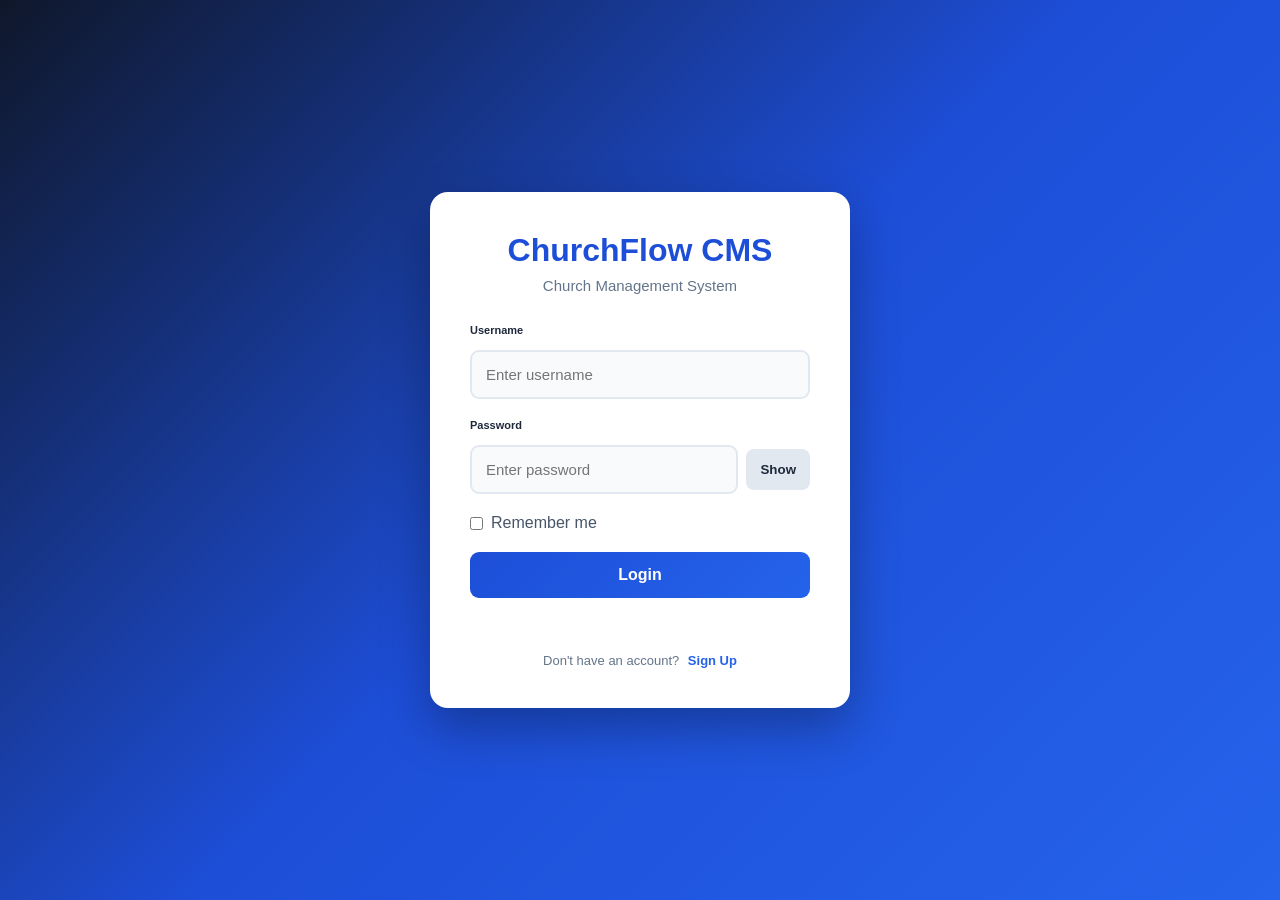
<file: login.html>
<!DOCTYPE html><html lang="en"><head>
    <meta charset="UTF-8"><meta
    name="viewport"
    content="width=device-width, initial-scale=1.0"
>

<title>ChurchFlow CMS - Login</title>

<link
    rel="stylesheet"
    href="style.css"
>

</head><body><div class="login-container">

    <div class="login-card">

        <h1>ChurchFlow CMS</h1>

        <p class="login-subtitle">
            Church Management System
        </p>

        <form id="loginForm">

            <!-- USERNAME -->
            <div class="form-group">

                <label for="username">
                    Username
                </label>

                <input
                    type="text"
                    id="username"
                    placeholder="Enter username"
                    autocomplete="username"
                    required
                >

            </div>


            <!-- PASSWORD -->
            <div class="form-group">

                <label for="password">
                    Password
                </label>

                <div class="password-wrapper">

                    <input
                        type="password"
                        id="password"
                        placeholder="Enter password"
                        autocomplete="current-password"
                        required
                    >

                    <button
                        type="button"
                        id="togglePassword"
                    >
                        Show
                    </button>

                </div>

            </div>


            <!-- REMEMBER ME -->
            <div class="remember-row">

                <label>
                    <input
                        type="checkbox"
                        id="rememberMe"
                    >

                    Remember me
                </label>

            </div>


            <!-- LOGIN BUTTON -->
            <button
                type="submit"
                class="login-button"
            >
                Login
            </button>


            <!-- LOGIN MESSAGE -->
            <p
                id="loginMessage"
                class="login-message"
            ></p>

        </form>


        <!-- SIGN UP -->
        <div class="signup-link">

            <span>
                Don't have an account?
            </span>

            <a href="signup.html">
                Sign Up
            </a>

        </div>

    </div>

</div>


<script src="login.js"></script>

</body></html>
</file>
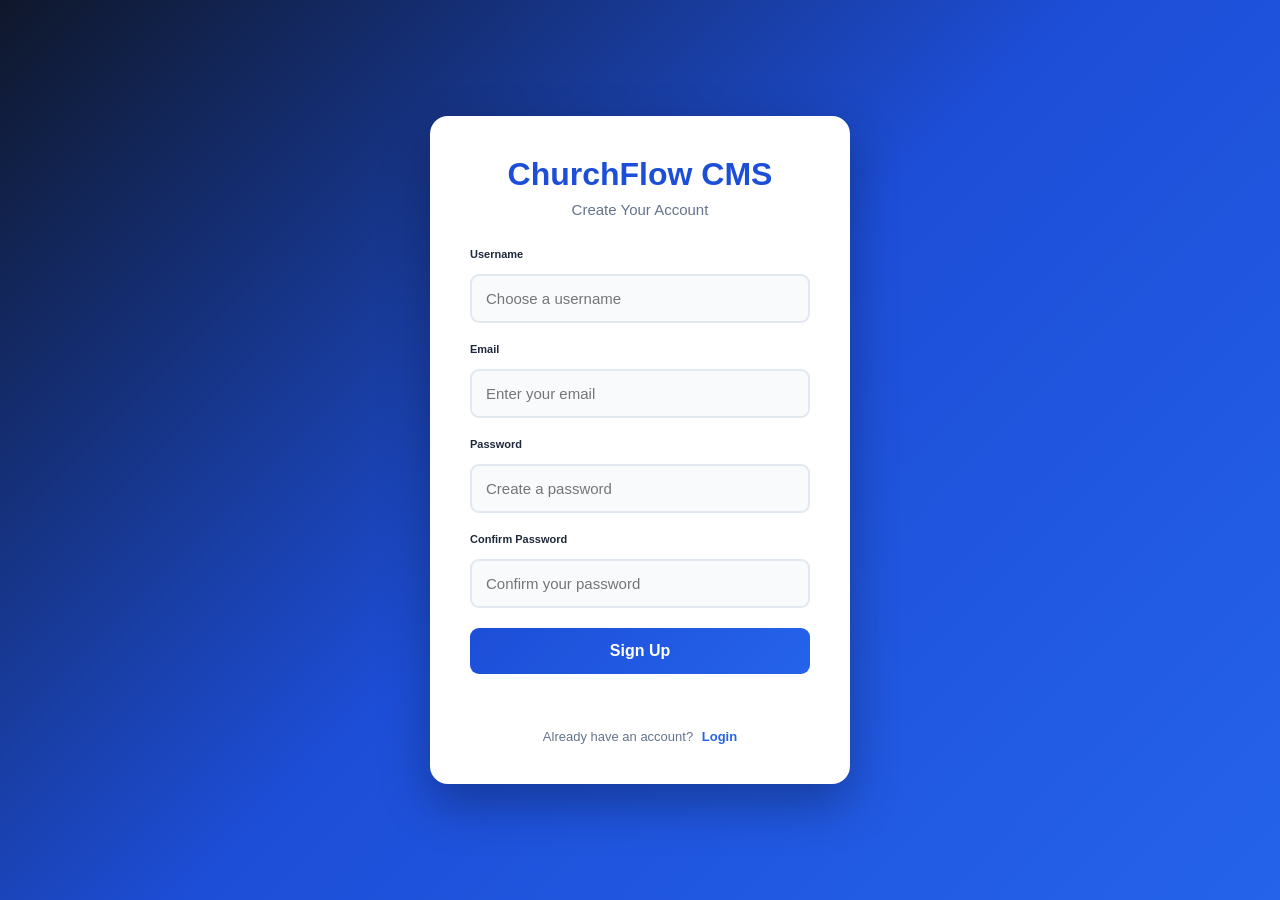
<file: signup.html>
<!DOCTYPE html><html lang="en"><head>
    <meta charset="UTF-8"><meta
    name="viewport"
    content="width=device-width, initial-scale=1.0"
>

<title>ChurchFlow CMS - Sign Up</title>

<link
    rel="stylesheet"
    href="style.css"
>

</head><body><div class="login-container">

    <div class="login-card">

        <h1>ChurchFlow CMS</h1>

        <p class="login-subtitle">
            Create Your Account
        </p>

        <form id="signupForm">

            <div class="form-group">

                <label for="signupUsername">
                    Username
                </label>

                <input
                    type="text"
                    id="signupUsername"
                    placeholder="Choose a username"
                    autocomplete="username"
                    required
                >

            </div>


            <div class="form-group">

                <label for="signupEmail">
                    Email
                </label>

                <input
                    type="email"
                    id="signupEmail"
                    placeholder="Enter your email"
                    autocomplete="email"
                    required
                >

            </div>


            <div class="form-group">

                <label for="signupPassword">
                    Password
                </label>

                <input
                    type="password"
                    id="signupPassword"
                    placeholder="Create a password"
                    autocomplete="new-password"
                    required
                >

            </div>


            <div class="form-group">

                <label for="confirmPassword">
                    Confirm Password
                </label>

                <input
                    type="password"
                    id="confirmPassword"
                    placeholder="Confirm your password"
                    autocomplete="new-password"
                    required
                >

            </div>


            <button
                type="submit"
                class="login-button"
            >
                Sign Up
            </button>


            <p
                id="signupMessage"
                class="login-message"
            ></p>

        </form>


        <div class="signup-link">

            <span>
                Already have an account?
            </span>

            <a href="login.html">
                Login
            </a>

        </div>

    </div>

</div>


<script src="signup.js"></script>

</body></html>
</file>
<file: style.css>
/* ======================================================
   CHURCHFLOW CMS
   COMPLETE MODERN STYLESHEET
====================================================== */

* {
    margin: 0;
    padding: 0;
    box-sizing: border-box;
}


/* ======================================================
   ROOT VARIABLES
====================================================== */

:root {

    --primary: #4f46e5;
    --primary-dark: #3730a3;

    --background: #f5f7fb;

    --white: #ffffff;

    --text: #1f2937;

    --muted: #6b7280;

    --border: #e5e7eb;

    --sidebar: #111827;

    --sidebar-text: #9ca3af;

    --success: #16a34a;

    --danger: #dc2626;

    --warning: #d97706;

    --shadow:
        0 4px 18px rgba(15, 23, 42, 0.06);

}


/* ======================================================
   GLOBAL
====================================================== */

html {
    scroll-behavior: smooth;
}


body {

    font-family:
        Arial,
        Helvetica,
        sans-serif;

    background: var(--background);

    color: var(--text);

    min-height: 100vh;

}


button,
input,
select,
textarea {

    font-family: inherit;

}


button {

    cursor: pointer;

}


/* ======================================================
   APP
====================================================== */

.app {

    min-height: 100vh;

}


/* ======================================================
   SIDEBAR
====================================================== */

.sidebar {

    width: 260px;

    background: var(--sidebar);

    color: white;

    position: fixed;

    left: 0;

    top: 0;

    bottom: 0;

    height: 100vh;

    display: flex;

    flex-direction: column;

    z-index: 1000;

    overflow: hidden;

}


/* ======================================================
   BRAND
====================================================== */

.brand {

    height: 85px;

    min-height: 85px;

    padding: 0 20px;

    display: flex;

    align-items: center;

    gap: 12px;

    border-bottom:
        1px solid rgba(255,255,255,0.08);

    flex-shrink: 0;

}


.brand-icon {

    width: 43px;

    height: 43px;

    min-width: 43px;

    border-radius: 12px;

    display: flex;

    align-items: center;

    justify-content: center;

    background: var(--primary);

    font-size: 20px;

}


.brand-text {

    min-width: 0;

}


.brand-text h2 {

    font-size: 19px;

    margin-bottom: 3px;

}


.brand-text span {

    font-size: 10px;

    color: #9ca3af;

}


/* ======================================================
   MENU TITLE
====================================================== */

.menu-title {

    padding:
        21px
        20px
        9px;

    color: #6b7280;

    font-size: 10px;

    font-weight: bold;

    letter-spacing: 1px;

}


/* ======================================================
   SIDEBAR MENU
====================================================== */

.sidebar-menu {

    padding: 0 11px 15px 11px;

    flex: 1;

    min-height: 0;

    overflow-y: auto;

    overflow-x: hidden;

    scrollbar-width: thin;

    scrollbar-color:
        rgba(255,255,255,0.25)
        transparent;

}


/* Chrome / Edge / Safari scrollbar */

.sidebar-menu::-webkit-scrollbar {

    width: 6px;

}


.sidebar-menu::-webkit-scrollbar-track {

    background: transparent;

}


.sidebar-menu::-webkit-scrollbar-thumb {

    background:
        rgba(255,255,255,0.20);

    border-radius: 10px;

}


.sidebar-menu::-webkit-scrollbar-thumb:hover {

    background:
        rgba(255,255,255,0.35);

}


/* ======================================================
   NAVIGATION ITEMS
====================================================== */

.nav-item {

    width: 100%;

    border: none;

    background: transparent;

    color: var(--sidebar-text);

    display: flex;

    align-items: center;

    gap: 13px;

    padding: 12px 13px;

    margin-bottom: 4px;

    border-radius: 8px;

    font-size: 13px;

    text-align: left;

    transition: 0.2s;

    flex-shrink: 0;

}


.nav-item i {

    width: 20px;

    min-width: 20px;

    text-align: center;

}


.nav-item:hover {

    background:
        rgba(255,255,255,0.07);

    color: white;

}


.nav-item.active {

    background: var(--primary);

    color: white;

}


/* ======================================================
   SIDEBAR BOTTOM
====================================================== */

.sidebar-bottom {

    margin-top: auto;

    padding: 15px 11px;

    border-top:
        1px solid rgba(255,255,255,0.08);

    background: var(--sidebar);

    flex-shrink: 0;

}


/* ======================================================
   LOGOUT BUTTON
====================================================== */

.logout-button {

    width: 100%;

    border: none;

    background: transparent;

    color: #9ca3af;

    padding: 12px 13px;

    display: flex;

    align-items: center;

    gap: 13px;

    border-radius: 8px;

    font-size: 13px;

    text-align: left;

}


.logout-button:hover {

    background:
        rgba(220,38,38,0.12);

    color: #f87171;

}


/* ======================================================
   MAIN
====================================================== */

.main-area {

    margin-left: 260px;

    min-height: 100vh;

}


/* ======================================================
   TOPBAR
====================================================== */

.topbar {

    height: 76px;

    background: white;

    border-bottom:
        1px solid var(--border);

    display: flex;

    align-items: center;

    justify-content: space-between;

    padding: 0 30px;

    position: sticky;

    top: 0;

    z-index: 900;

}


.topbar-left {

    display: flex;

    align-items: center;

    gap: 12px;

}


.topbar-left h3 {

    font-size: 18px;

    margin-bottom: 3px;

}


.topbar-left span {

    color: var(--muted);

    font-size: 11px;

}


.mobile-menu {

    display: none;

    border: none;

    background: transparent;

    font-size: 20px;

}


.topbar-right {

    display: flex;

    align-items: center;

    gap: 20px;

}


.notification-button {

    width: 39px;

    height: 39px;

    border-radius: 50%;

    border: 1px solid var(--border);

    background: white;

    color: var(--muted);

    position: relative;

}


.notification-dot {

    position: absolute;

    width: 7px;

    height: 7px;

    border-radius: 50%;

    background: #ef4444;

    right: 7px;

    top: 7px;

}


.profile {

    display: flex;

    align-items: center;

    gap: 10px;

}


.profile-avatar {

    width: 39px;

    height: 39px;

    border-radius: 50%;

    display: flex;

    align-items: center;

    justify-content: center;

    background: #eef2ff;

    color: var(--primary);

}


.profile-info {

    display: flex;

    flex-direction: column;

    gap: 3px;

}


.profile-info strong {

    font-size: 12px;

}


.profile-info span {

    color: var(--muted);

    font-size: 10px;

    text-transform: capitalize;

}


/* ======================================================
   CONTENT
====================================================== */

.content {

    padding: 30px;

    max-width: 1600px;

    margin: auto;

}


.page {

    display: none;

}


.page.active-page {

    display: block;

}


/* ======================================================
   WELCOME
====================================================== */

.welcome-section {

    display: flex;

    align-items: center;

    justify-content: space-between;

    margin-bottom: 25px;

}


.welcome-small {

    color: var(--primary);

    font-size: 12px;

    font-weight: bold;

    margin-bottom: 5px;

}


.welcome-section h1 {

    font-size: 27px;

    margin-bottom: 6px;

}


.welcome-section > div > p:last-child {

    color: var(--muted);

    font-size: 13px;

}


/* ======================================================
   BUTTONS
====================================================== */

.primary-button {

    border: none;

    background: var(--primary);

    color: white;

    padding: 11px 16px;

    border-radius: 7px;

    display: inline-flex;

    align-items: center;

    justify-content: center;

    gap: 8px;

    font-size: 12px;

    font-weight: bold;

}


.primary-button:hover {

    background: var(--primary-dark);

}


.secondary-button {

    border: 1px solid var(--border);

    background: white;

    color: var(--text);

    padding: 11px 16px;

    border-radius: 7px;

    margin-left: 8px;

    font-size: 12px;

}


.card-action {

    border: none;

    background: #eef2ff;

    color: var(--primary);

    padding: 7px 10px;

    border-radius: 6px;

    font-size: 10px;

    font-weight: bold;

}


/* ======================================================
   STAT CARDS
====================================================== */

.stats-grid {

    display: grid;

    grid-template-columns:
        repeat(4, 1fr);

    gap: 17px;

    margin-bottom: 21px;

}


.stat-card {

    background: white;

    border: 1px solid var(--border);

    border-radius: 12px;

    padding: 19px;

    display: flex;

    align-items: center;

    gap: 14px;

    box-shadow: var(--shadow);

}


.stat-icon {

    width: 49px;

    height: 49px;

    min-width: 49px;

    border-radius: 11px;

    display: flex;

    align-items: center;

    justify-content: center;

    font-size: 18px;

}


.members-icon {

    background: #eef2ff;

    color: #4f46e5;

}


.male-icon {

    background: #eff6ff;

    color: #2563eb;

}


.female-icon {

    background: #fdf2f8;

    color: #db2777;

}


.active-icon {

    background: #ecfdf5;

    color: #16a34a;

}


.stat-information {

    display: flex;

    flex-direction: column;

}


.stat-information span {

    color: var(--muted);

    font-size: 11px;

    margin-bottom: 5px;

}


.stat-information strong {

    font-size: 24px;

    margin-bottom: 3px;

}


.stat-information small {

    color: #9ca3af;

    font-size: 9px;

}


/* ======================================================
   DASHBOARD GRID
====================================================== */

.dashboard-grid {

    display: grid;

    grid-template-columns:
        1.15fr
        0.85fr;

    gap: 18px;

    margin-bottom: 25px;

}


.dashboard-card {

    background: white;

    border: 1px solid var(--border);

    border-radius: 12px;

    padding: 21px;

    box-shadow: var(--shadow);

}


.card-header {

    display: flex;

    justify-content: space-between;

    align-items: flex-start;

    margin-bottom: 18px;

}


.card-header h3 {

    font-size: 14px;

    margin-bottom: 4px;

}


.card-header p {

    color: var(--muted);

    font-size: 10px;

}


/* ======================================================
   ATTENDANCE
====================================================== */

.attendance-overview {

    min-height: 165px;

    display: flex;

    align-items: center;

    justify-content: space-around;

    gap: 25px;

}


.attendance-circle {

    width: 145px;

    height: 145px;

    border-radius: 50%;

    display: flex;

    align-items: center;

    justify-content: center;

    background:
        conic-gradient(
            var(--primary) 0deg,
            #e5e7eb 0deg
        );

}


.attendance-circle > div {

    width: 108px;

    height: 108px;

    border-radius: 50%;

    background: white;

    display: flex;

    flex-direction: column;

    align-items: center;

    justify-content: center;

}


.attendance-circle strong {

    font-size: 23px;

}


.attendance-circle span {

    color: var(--muted);

    font-size: 9px;

}


.attendance-details {

    min-width: 180px;

}


.attendance-item {

    display: flex;

    justify-content: space-between;

    padding: 11px 0;

    border-bottom:
        1px solid #f1f5f9;

    font-size: 11px;

}


.attendance-item:last-child {

    border-bottom: none;

}


.attendance-item span {

    color: var(--muted);

}


.attendance-item i {

    font-size: 7px;

    margin-right: 6px;

}


.present-dot {

    color: #16a34a;

}


.absent-dot {

    color: #ef4444;

}


.total-dot {

    color: #6366f1;

}


/* ======================================================
   EVENTS
====================================================== */

.event-preview {

    min-height: 165px;

}


.dashboard-event {

    display: flex;

    align-items: center;

    gap: 12px;

    padding: 10px 0;

    border-bottom:
        1px solid #f1f5f9;

}


.dashboard-event:last-child {

    border-bottom: none;

}


.event-date-box {

    width: 44px;

    height: 47px;

    min-width: 44px;

    border-radius: 8px;

    background: #eef2ff;

    color: var(--primary);

    display: flex;

    flex-direction: column;

    align-items: center;

    justify-content: center;

}


.event-date-box strong {

    font-size: 16px;

}


.event-date-box span {

    font-size: 8px;

    text-transform: uppercase;

}


.dashboard-event-info {

    display: flex;

    flex-direction: column;

    gap: 3px;

}


.dashboard-event-info strong {

    font-size: 11px;

}


.dashboard-event-info span {

    color: var(--muted);

    font-size: 9px;

}


.empty-dashboard {

    min-height: 145px;

    display: flex;

    flex-direction: column;

    align-items: center;

    justify-content: center;

    gap: 8px;

    color: #9ca3af;

}


.empty-dashboard i {

    font-size: 27px;

    color: #cbd5e1;

}


.empty-dashboard p {

    font-size: 11px;

}


/* ======================================================
   QUICK ACTIONS
====================================================== */

.section-heading {

    margin-bottom: 13px;

}


.section-heading h2 {

    font-size: 16px;

    margin-bottom: 3px;

}


.section-heading p {

    color: var(--muted);

    font-size: 11px;

}


.quick-actions {

    display: grid;

    grid-template-columns:
        repeat(4, 1fr);

    gap: 14px;

    margin-bottom: 22px;

}


.quick-action {

    border: 1px solid var(--border);

    background: white;

    border-radius: 11px;

    padding: 15px;

    display: flex;

    align-items: center;

    gap: 10px;

    text-align: left;

    box-shadow: var(--shadow);

}


.quick-action:hover {

    border-color: #c7d2fe;

    transform: translateY(-1px);

}


.quick-icon {

    width: 38px;

    height: 38px;

    min-width: 38px;

    border-radius: 9px;

    background: #eef2ff;

    color: var(--primary);

    display: flex;

    align-items: center;

    justify-content: center;

}


.quick-action > div:nth-child(2) {

    flex: 1;

    display: flex;

    flex-direction: column;

    gap: 3px;

}


.quick-action strong {

    font-size: 10px;

}


.quick-action span {

    color: var(--muted);

    font-size: 8px;

}


.quick-action > i {

    color: #9ca3af;

    font-size: 9px;

}


/* ======================================================
   RECENT MEMBERS
====================================================== */

.recent-members-card {

    margin-bottom: 20px;

}


.recent-member {

    display: flex;

    align-items: center;

    gap: 11px;

    padding: 11px 0;

    border-bottom:
        1px solid #f1f5f9;

}


.recent-member:last-child {

    border-bottom: none;

}


.member-avatar {

    width: 37px;

    height: 37px;

    min-width: 37px;

    border-radius: 50%;

    background: #eef2ff;

    color: var(--primary);

    display: flex;

    align-items: center;

    justify-content: center;

    font-size: 11px;

    font-weight: bold;

}


.recent-member-info {

    flex: 1;

    display: flex;

    flex-direction: column;

    gap: 3px;

}


.recent-member-info strong {

    font-size: 11px;

}


.recent-member-info span {

    color: var(--muted);

    font-size: 9px;

}


/* ======================================================
   PAGE HEADING
====================================================== */

.page-heading {

    display: flex;

    align-items: center;

    justify-content: space-between;

    margin-bottom: 23px;

}


.page-heading h1 {

    font-size: 25px;

    margin-bottom: 5px;

}


.page-heading p {

    color: var(--muted);

    font-size: 12px;

}


/* ======================================================
   FORMS
====================================================== */

.form-card {

    background: white;

    border: 1px solid var(--border);

    border-radius: 12px;

    padding: 22px;

    margin-bottom: 20px;

    box-shadow: var(--shadow);

}


.form-card-header {

    margin-bottom: 19px;

}


.form-card-header h3 {

    font-size: 14px;

    margin-bottom: 4px;

}


.form-card-header p {

    color: var(--muted);

    font-size: 10px;

}


.form-grid {

    display: grid;

    grid-template-columns:
        repeat(2, 1fr);

    gap: 16px;

}


.form-group {

    display: flex;

    flex-direction: column;

    gap: 6px;

}


.form-group.full-width {

    grid-column: 1 / -1;

}


.form-group label {

    font-size: 11px;

    font-weight: bold;

}


.form-group input,
.form-group select,
.form-group textarea {

    width: 100%;

    padding: 10px 11px;

    border: 1px solid #dfe3ea;

    border-radius: 7px;

    outline: none;

    background: white;

    color: var(--text);

    font-size: 11px;

}


.form-group textarea {

    min-height: 90px;

    resize: vertical;

}


.form-group input:focus,
.form-group select:focus,
.form-group textarea:focus {

    border-color: var(--primary);

    box-shadow:
        0 0 0 3px rgba(79,70,229,0.08);

}


.form-actions {

    display: flex;

    justify-content: flex-end;

    align-items: center;

    margin-top: 19px;

}


/* ======================================================
   TABLES
====================================================== */

.table-card {

    background: white;

    border: 1px solid var(--border);

    border-radius: 12px;

    overflow: hidden;

    box-shadow: var(--shadow);

}


.table-header {

    padding: 19px 21px;

    border-bottom:
        1px solid var(--border);

    display: flex;

    align-items: center;

    justify-content: space-between;

}


.table-header h3 {

    font-size: 14px;

}


.table-header p {

    color: var(--muted);

    font-size: 10px;

    margin-top: 3px;

}


.search-box {

    width: 230px;

    border: 1px solid var(--border);

    border-radius: 7px;

    padding: 8px 10px;

    display: flex;

    align-items: center;

    gap: 8px;

}


.search-box i {

    color: #9ca3af;

    font-size: 11px;

}


.search-box input {

    border: none;

    outline: none;

    width: 100%;

    font-size: 10px;

}


.table-wrapper {

    overflow-x: auto;

}


table {

    width: 100%;

    border-collapse: collapse;

}


th {

    background: #f8fafc;

    color: #64748b;

    padding: 12px 17px;

    text-align: left;

    font-size: 9px;

    text-transform: uppercase;

}


td {

    padding: 13px 17px;

    border-top:
        1px solid #f1f5f9;

    font-size: 10px;

}


tbody tr:hover {

    background: #fafbff;

}


/* ======================================================
   STATUS
====================================================== */

.status-active,
.status-present {

    display: inline-block;

    padding: 4px 8px;

    border-radius: 20px;

    background: #ecfdf5;

    color: #15803d;

    font-size: 8px;

    font-weight: bold;

}


.status-inactive,
.status-absent {

    display: inline-block;

    padding: 4px 8px;

    border-radius: 20px;

    background: #fef2f2;

    color: #dc2626;

    font-size: 8px;

    font-weight: bold;

}


/* ======================================================
   ACTION BUTTONS
====================================================== */

.edit-button,
.delete-button {

    border: none;

    padding: 6px 9px;

    border-radius: 5px;

    font-size: 9px;

    margin-right: 3px;

}


.edit-button {

    background: #eef2ff;

    color: #4f46e5;

}


.delete-button {

    background: #fef2f2;

    color: #dc2626;

}


/* ======================================================
   DEPARTMENTS
====================================================== */

.department-grid {

    display: grid;

    grid-template-columns:
        repeat(3, 1fr);

    gap: 17px;

}


.department-card {

    background: white;

    border: 1px solid var(--border);

    border-radius: 11px;

    padding: 19px;

    box-shadow: var(--shadow);

}


.department-icon {

    width: 40px;

    height: 40px;

    border-radius: 9px;

    background: #eef2ff;

    color: var(--primary);

    display: flex;

    align-items: center;

    justify-content: center;

    margin-bottom: 13px;

}


.department-card h3 {

    font-size: 13px;

    margin-bottom: 5px;

}


.department-card p {

    color: var(--muted);

    font-size: 10px;

    min-height: 30px;

}


/* ======================================================
   EVENTS
====================================================== */

.event-grid {

    display: grid;

    grid-template-columns:
        repeat(3, 1fr);

    gap: 17px;

}


.event-card {

    background: white;

    border: 1px solid var(--border);

    border-radius: 11px;

    padding: 19px;

    box-shadow: var(--shadow);

}


.event-card-date {

    color: var(--primary);

    font-size: 10px;

    font-weight: bold;

    margin-bottom: 9px;

}


.event-card h3 {

    font-size: 14px;

    margin-bottom: 7px;

}


.event-card p {

    color: var(--muted);

    font-size: 10px;

    margin-bottom: 5px;

}


/* ======================================================
   BIRTHDAY SECTION
====================================================== */

.birthday-panel {

    margin-top: 20px;

    margin-bottom: 25px;

}


.birthday-list {

    display: flex;

    flex-direction: column;

    gap: 10px;

}


.birthday-card {

    display: flex;

    align-items: center;

    justify-content: space-between;

    gap: 15px;

    padding: 14px;

    border: 1px solid var(--border);

    border-radius: 10px;

    background: #fafbff;

    transition: 0.2s ease;

}


.birthday-card:hover {

    border-color: #c7d2fe;

    transform: translateY(-1px);

}


.birthday-info {

    display: flex;

    align-items: center;

    gap: 12px;

    min-width: 0;

}


.birthday-avatar {

    width: 45px;

    height: 45px;

    min-width: 45px;

    border-radius: 50%;

    background: #fff7ed;

    color: #ea580c;

    display: flex;

    align-items: center;

    justify-content: center;

    font-size: 20px;

}


.birthday-name {

    font-size: 12px;

    font-weight: bold;

    color: var(--text);

    margin-bottom: 4px;

}


.birthday-message {

    color: var(--muted);

    font-size: 9px;

    line-height: 1.5;

    max-width: 650px;

}


.birthday-actions {

    display: flex;

    align-items: center;

    gap: 7px;

    flex-shrink: 0;

}


.birthday-button {

    border: none;

    background: var(--primary);

    color: white;

    padding: 8px 11px;

    border-radius: 6px;

    font-size: 9px;

    font-weight: bold;

    cursor: pointer;

    transition: 0.2s ease;

}


.birthday-button:hover {

    background: var(--primary-dark);

}


.birthday-button:last-child {

    background: #16a34a;

}


.birthday-button:last-child:hover {

    background: #15803d;

}


/* ======================================================
   LOGIN / SIGNUP PAGE
====================================================== */

.login-container {

    min-height: 100vh;

    display: flex;

    justify-content: center;

    align-items: center;

    padding: 20px;

    background:
        linear-gradient(
            135deg,
            #0f172a 0%,
            #1d4ed8 50%,
            #2563eb 100%
        );

}


.login-card {

    width: 100%;

    max-width: 420px;

    padding: 40px;

    border-radius: 18px;

    background: #ffffff;

    box-shadow:
        0 20px 50px rgba(0, 0, 0, 0.30);

}


.login-card h1 {

    margin: 0;

    text-align: center;

    color: #1d4ed8;

    font-size: 32px;

    font-weight: 800;

}


.login-subtitle {

    text-align: center;

    margin: 8px 0 30px;

    color: #64748b;

    font-size: 15px;

}


.login-card .form-group {

    margin-bottom: 20px;

}


.login-card label {

    display: block;

    margin-bottom: 8px;

    color: #1e293b;

    font-weight: 600;

}


.login-card input[type="text"],
.login-card input[type="email"],
.login-card input[type="password"] {

    width: 100%;

    box-sizing: border-box;

    padding: 14px;

    border: 2px solid #e2e8f0;

    border-radius: 9px;

    background: #f8fafc;

    color: #0f172a;

    font-size: 15px;

    outline: none;

    transition: 0.2s;

}


.login-card input[type="text"]:focus,
.login-card input[type="email"]:focus,
.login-card input[type="password"]:focus {

    border-color: #2563eb;

    background: #ffffff;

    box-shadow:
        0 0 0 3px rgba(37, 99, 235, 0.12);

}


.password-wrapper {

    display: flex;

    align-items: center;

    gap: 8px;

}


.password-wrapper input {

    flex: 1;

}


.password-wrapper button {

    padding: 13px 14px;

    border: none;

    border-radius: 8px;

    background: #e2e8f0;

    color: #1e293b;

    font-weight: 600;

    cursor: pointer;

}


.password-wrapper button:hover {

    background: #cbd5e1;

}


.remember-row {

    margin-bottom: 20px;

}


.remember-row label {

    display: flex;

    align-items: center;

    gap: 8px;

    color: #475569;

    font-weight: normal;

}


.remember-row input {

    width: auto;

}


.login-button {

    width: 100%;

    padding: 14px;

    border: none;

    border-radius: 9px;

    background:
        linear-gradient(
            135deg,
            #1d4ed8,
            #2563eb
        );

    color: #ffffff;

    font-size: 16px;

    font-weight: 700;

    cursor: pointer;

    transition: 0.2s;

}


.login-button:hover {

    transform: translateY(-1px);

    box-shadow:
        0 8px 20px rgba(37, 99, 235, 0.30);

}


.login-message {

    min-height: 20px;

    margin-top: 15px;

    text-align: center;

    font-size: 14px;

    font-weight: 600;

}


.login-message.success {

    color: #16a34a;

}


.login-message.error {

    color: #dc2626;

}


/* ======================================================
   SIGNUP LINK
====================================================== */

.signup-link {

    margin-top: 20px;

    text-align: center;

    font-size: 13px;

    color: #64748b;

}


.signup-link a {

    color: #2563eb;

    text-decoration: none;

    font-weight: 700;

    margin-left: 5px;

}


.signup-link a:hover {

    text-decoration: underline;

}


/* ======================================================
   RESPONSIVE
====================================================== */

@media (max-width: 1200px) {

    .stats-grid {

        grid-template-columns:
            repeat(2, 1fr);

    }


    .quick-actions {

        grid-template-columns:
            repeat(2, 1fr);

    }


    .department-grid,
    .event-grid {

        grid-template-columns:
            repeat(2, 1fr);

    }

}


@media (max-width: 900px) {

    .sidebar {

        transform:
            translateX(-100%);

        transition:
            transform 0.25s ease;

    }


    .sidebar.open {

        transform:
            translateX(0);

    }


    .main-area {

        margin-left: 0;

    }


    .mobile-menu {

        display: block;

    }


    .dashboard-grid {

        grid-template-columns: 1fr;

    }

}


@media (max-width: 650px) {

    .content {

        padding: 18px;

    }


    .topbar {

        padding: 0 18px;

    }


    .profile-info {

        display: none;

    }


    .welcome-section,
    .page-heading {

        flex-direction: column;

        align-items: flex-start;

        gap: 15px;

    }


    .stats-grid {

        grid-template-columns: 1fr;

    }


    .quick-actions {

        grid-template-columns: 1fr;

    }


    .form-grid {

        grid-template-columns: 1fr;

    }


    .form-group.full-width {

        grid-column: auto;

    }


    .department-grid,
    .event-grid {

        grid-template-columns: 1fr;

    }


    .table-header {

        flex-direction: column;

        align-items: flex-start;

        gap: 12px;

    }


    .search-box {

        width: 100%;

    }


    .attendance-overview {

        flex-direction: column;

    }


    .birthday-card {

        align-items: flex-start;

        flex-direction: column;

    }


    .birthday-info {

        width: 100%;

    }


    .birthday-actions {

        width: 100%;

    }


    .birthday-button {

        flex: 1;

    }


    .birthday-message {

        max-width: 100%;

    }

}


@media (max-width: 480px) {

    .login-container {

        padding: 15px;

    }


    .login-card {

        padding: 30px 20px;

    }


    .login-card h1 {

        font-size: 27px;

    }

}
/* ======================================================
   EDIT & DELETE BUTTONS
   MEMBERS + DEPARTMENTS
====================================================== */

.action-buttons {
    display: flex;
    gap: 8px;
    align-items: center;
    flex-wrap: wrap;
}

.action-btn {
    border: none;
    border-radius: 6px;
    padding: 8px 14px;
    font-size: 13px;
    font-weight: 600;
    cursor: pointer;
    transition: all 0.2s ease;
    display: inline-flex;
    align-items: center;
    justify-content: center;
    min-width: 70px;
}

/* EDIT BUTTON */
.edit-btn {
    background: #e0e7ff;
    color: #3730a3;
}

.edit-btn:hover {
    background: #c7d2fe;
    transform: translateY(-1px);
}

/* DELETE BUTTON */
.delete-btn {
    background: #fee2e2;
    color: #b91c1c;
}

.delete-btn:hover {
    background: #fecaca;
    transform: translateY(-1px);
}

/* MEMBER / DEPARTMENT TABLE ACTIONS */
.table-actions {
    display: flex;
    gap: 8px;
    align-items: center;
}

/* SMALL SCREEN */
@media (max-width: 600px) {

    .action-btn {
        padding: 7px 10px;
        font-size: 12px;
        min-width: 60px;
    }

    .action-buttons {
        gap: 5px;
    }

}
</file>
